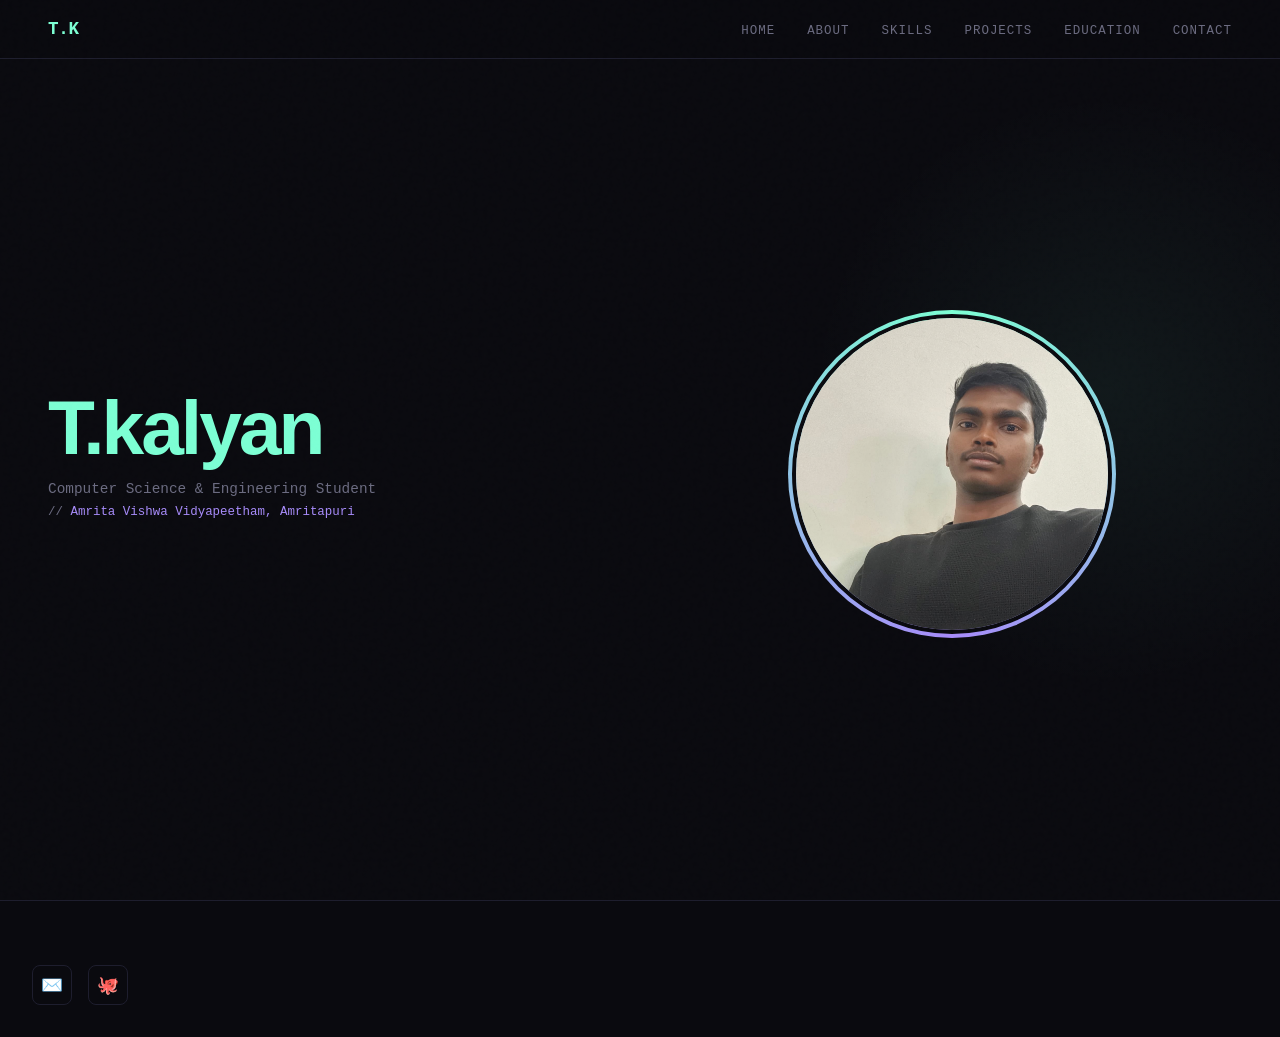
<file: index.html>
<!DOCTYPE html>
<html lang="en">
<head>
  <meta charset="UTF-8" />
  <meta name="viewport" content="width=device-width, initial-scale=1.0"/>
  <title>T.Kalyan— CSE Portfolio</title>
  
  <link rel="stylesheet" href="style.css">
</head>
<body>

 <!-- NAV -->
  <nav>
    <p class="nav-logo" >T.K</p>
    <ul class="nav-links">
      <li><a href="index.html">Home</a></li>
      <li><a href="about.html">About</a></li>
      <li><a href="skills.html">Skills</a></li>
      <li><a href="project.html">Projects</a></li>
      <li><a href="education.html">Education</a></li>
      <li><a href="contact.html">Contact</a></li>
    </ul>
  </nav>

  <!-- HERO -->
  <div class="hero">
    <div>
      <h1><span>T.kalyan</span></h1>
      <p class="hero-sub">Computer Science &amp; Engineering Student</p>
      <p class="hero-loc">// <span>Amrita Vishwa Vidyapeetham, Amritapuri</span></p>
      
    </div>
    <div class="hero-img-wrap">
      <div class="hero-img-ring">
        <img src=kalyan.jpg alt="T.Kalyan" >
      </div>
    </div>
  </div>

 

  <footer>
    <div class="socials">
        <a href="mailto:t27019919@gmail.com" title="Email">✉️</a>
        <a href="https://github.com/kalyan-hit" target="_blank" title="GitHub">🐙</a>  
    </div>
  </footer>

  
</body>
</html>
</file>
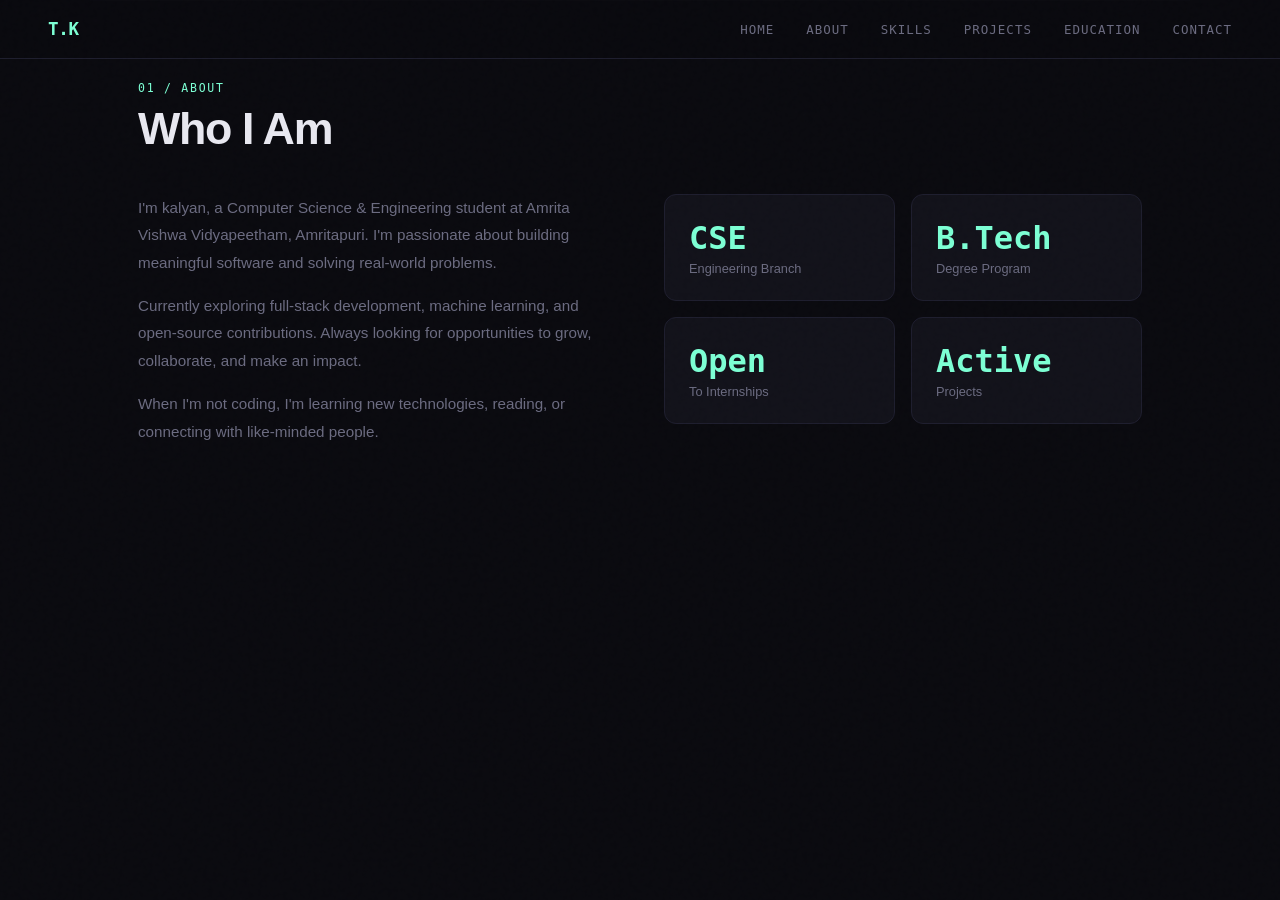
<file: about.html>
<!DOCTYPE html>
<html lang="en">
<head>
  <meta charset="UTF-8" />
  <meta name="viewport" content="width=device-width, initial-scale=1.0"/>
  <title>About</title>
  
  <link rel="stylesheet" href="style.css">
</head>
<body>

 <!-- NAV -->
  <nav>
    <p class="nav-logo" >T.K</p>
    <ul class="nav-links">
      <li><a href="index.html">Home</a></li>
      <li><a href="about.html">About</a></li>
      <li><a href="skills.html">Skills</a></li>
      <li><a href="project.html">Projects</a></li>
      <li><a href="education.html">Education</a></li>
      <li><a href="contact.html">Contact</a></li>
    </ul>
  </nav>

<!-- ABOUT -->
  <section id="about">
    <div class="section-label">01 / About</div>
    <div class="section-title">Who I Am</div>
    <div class="about-grid fade-in">
      <div class="about-text">
        <p>I'm kalyan, a Computer Science & Engineering student at Amrita Vishwa Vidyapeetham, Amritapuri. I'm passionate about building meaningful software and solving real-world problems.</p>
        <p>Currently exploring full-stack development, machine learning, and open-source contributions. Always looking for opportunities to grow, collaborate, and make an impact.</p>
        <p>When I'm not coding, I'm learning new technologies, reading, or connecting with like-minded people.</p>
      </div>
      <div class="about-stats">
        <div class="stat-card">
          <div class="stat-num">CSE</div>
          <div class="stat-label">Engineering Branch</div>
        </div>
        <div class="stat-card">
          <div class="stat-num">B.Tech</div>
          <div class="stat-label">Degree Program</div>
        </div>
        <div class="stat-card">
          <div class="stat-num">Open</div>
          <div class="stat-label">To Internships</div>
        </div>
        <div class="stat-card">
          <div class="stat-num">Active</div>
          <div class="stat-label">Projects</div>
        </div>
      </div>
    </div>
  </section>
</body>
</html>
</file>
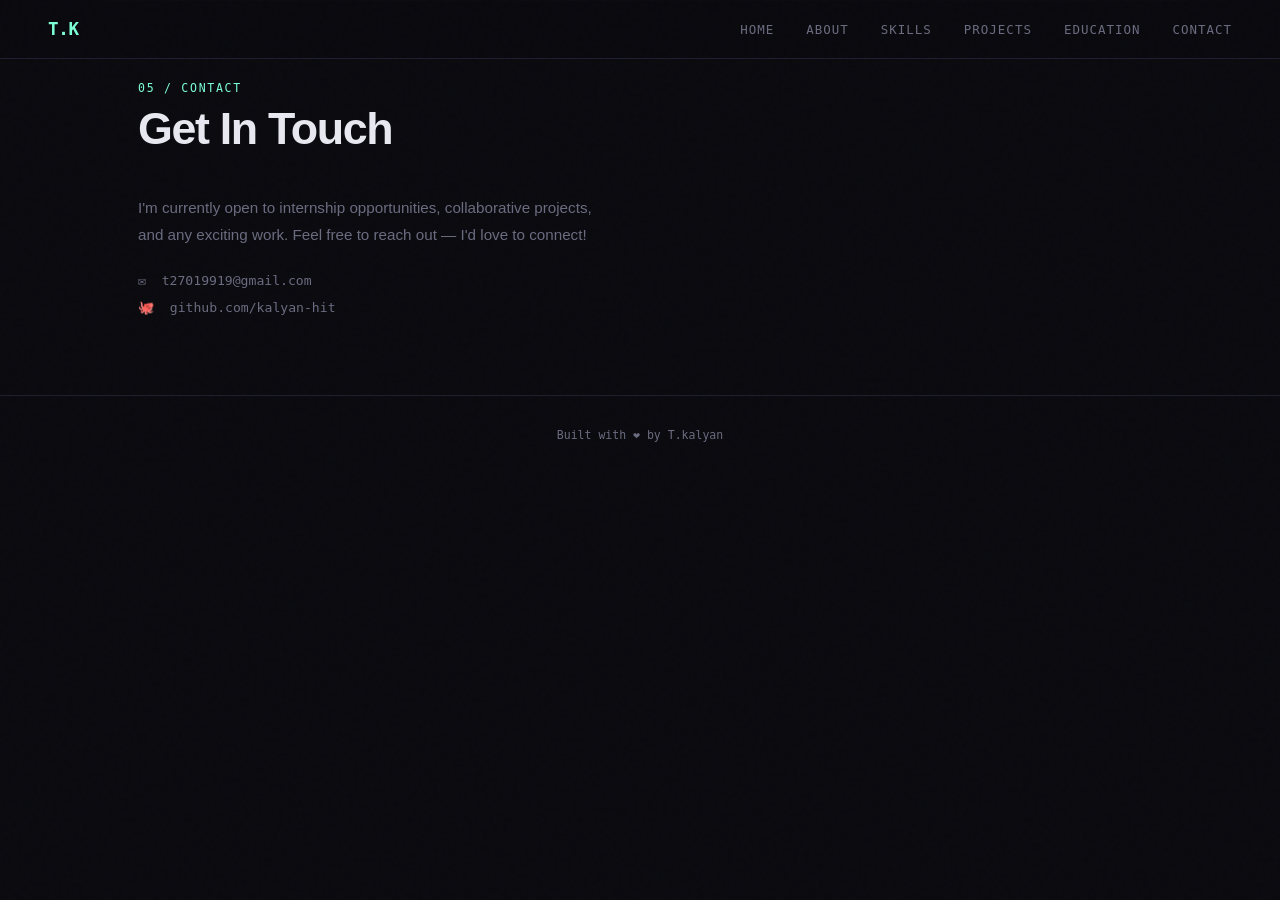
<file: contact.html>
<!DOCTYPE html>
<html lang="en">
<head>
  <meta charset="UTF-8" />
  <meta name="viewport" content="width=device-width, initial-scale=1.0"/>
  <title>Contact</title>

  <link rel="stylesheet" href="style.css">
</head>
<body>

 <!-- NAV -->
  <nav>
    <p class="nav-logo" >T.K</p>
    <ul class="nav-links">
      <li><a href="index.html">Home</a></li>
      <li><a href="about.html">About</a></li>
      <li><a href="skills.html">Skills</a></li>
      <li><a href="project.html">Projects</a></li>
      <li><a href="education.html">Education</a></li>
      <li><a href="contact.html">Contact</a></li>
    </ul>
  </nav>
<!-- CONTACT -->
  <section id="contact">
    <div class="section-label">05 / Contact</div>
    <div class="section-title">Get In Touch</div>
    <div class="contact-inner fade-in">
      <div class="contact-info">
        <p>I'm currently open to internship opportunities, collaborative projects, and any exciting work. Feel free to reach out — I'd love to connect!</p>
        <div class="contact-links">
          <a class="contact-link" href="mailto:t27019919@gmail.com">✉️ &nbsp;t27019919@gmail.com</a>
          <a class="contact-link" href="https://github.com/kalyan-hit" target="_blank">🐙 &nbsp;github.com/kalyan-hit</a>
        </div>
      </div>
      
    </div>
  </section>
  <footer> <p style="text-align: center;">Built with ❤️ by T.kalyan </p></footer>
</body>
</html>
</file>
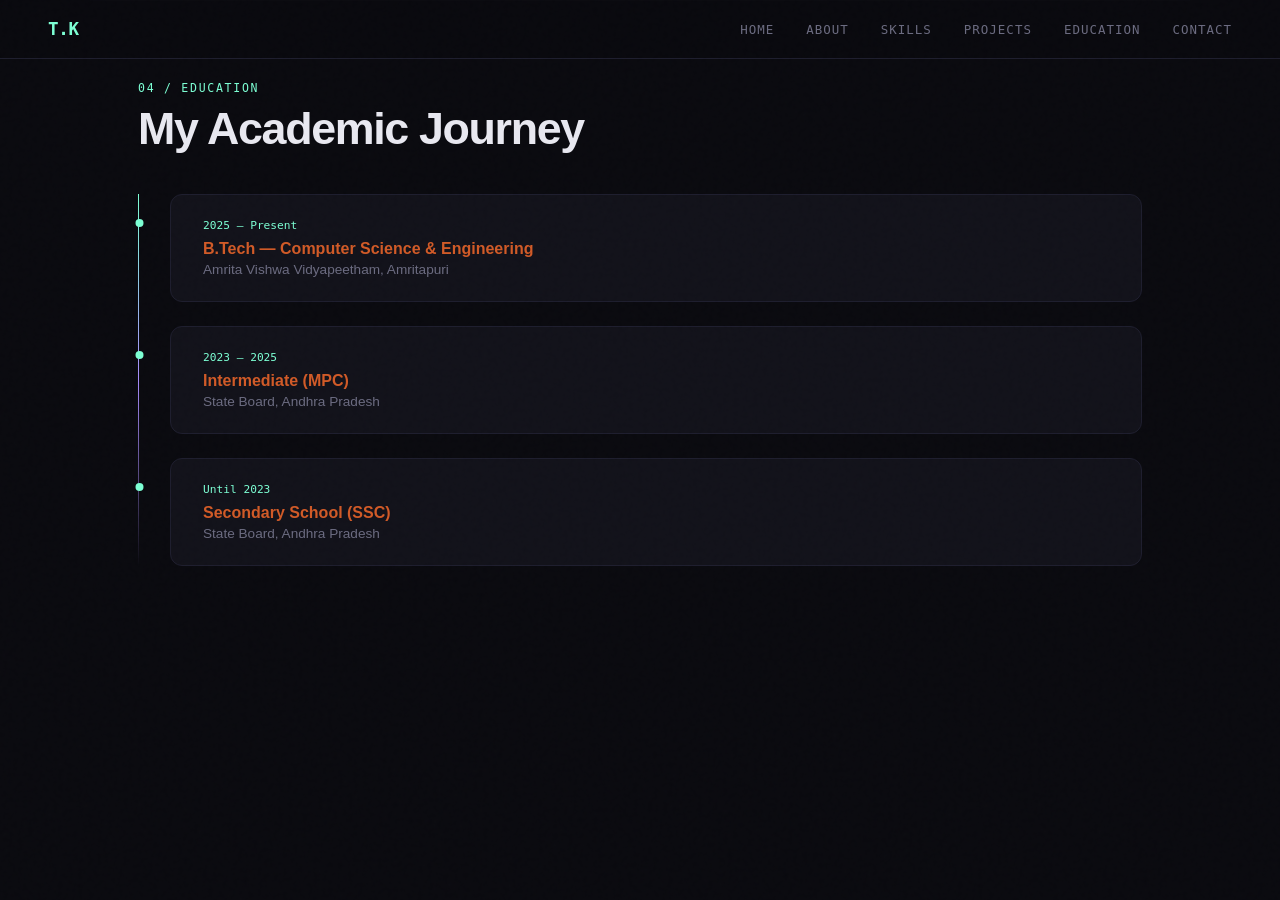
<file: education.html>
<!DOCTYPE html>
<html lang="en">
<head>
  <meta charset="UTF-8" />
  <meta name="viewport" content="width=device-width, initial-scale=1.0"/>
  <title>Education</title>
  <link rel="stylesheet" href="style.css">
</head>
<body>

  <!-- NAV -->
  <nav>
    <p class="nav-logo" >T.K</p>
    <ul class="nav-links">
      <li><a href="index.html">Home</a></li>
      <li><a href="about.html">About</a></li>
      <li><a href="skills.html">Skills</a></li>
      <li><a href="project.html">Projects</a></li>
      <li><a href="education.html">Education</a></li>
      <li><a href="contact.html">Contact</a></li>
    </ul>
  </nav>

<!-- EDUCATION -->
  <section id="education">
    <div class="section-label">04 / Education</div>
    <div class="section-title">My Academic Journey</div>
    <div class="education-timeline fade-in">
      <div class="edu-card">
        <div class="edu-year">2025 – Present</div>
        <h3>B.Tech — Computer Science & Engineering</h3>
        <p>Amrita Vishwa Vidyapeetham, Amritapuri</p>
      </div>
      <div class="edu-card">
        <div class="edu-year">2023 – 2025</div>
        <h3>Intermediate (MPC)</h3>
        <p>State Board, Andhra Pradesh</p>
      </div>
      <div class="edu-card">
        <div class="edu-year">Until 2023</div>
        <h3>Secondary School (SSC)</h3>
        <p>State Board, Andhra Pradesh</p>
      </div>
    </div>
  </section>
</body>
</html>
</file>
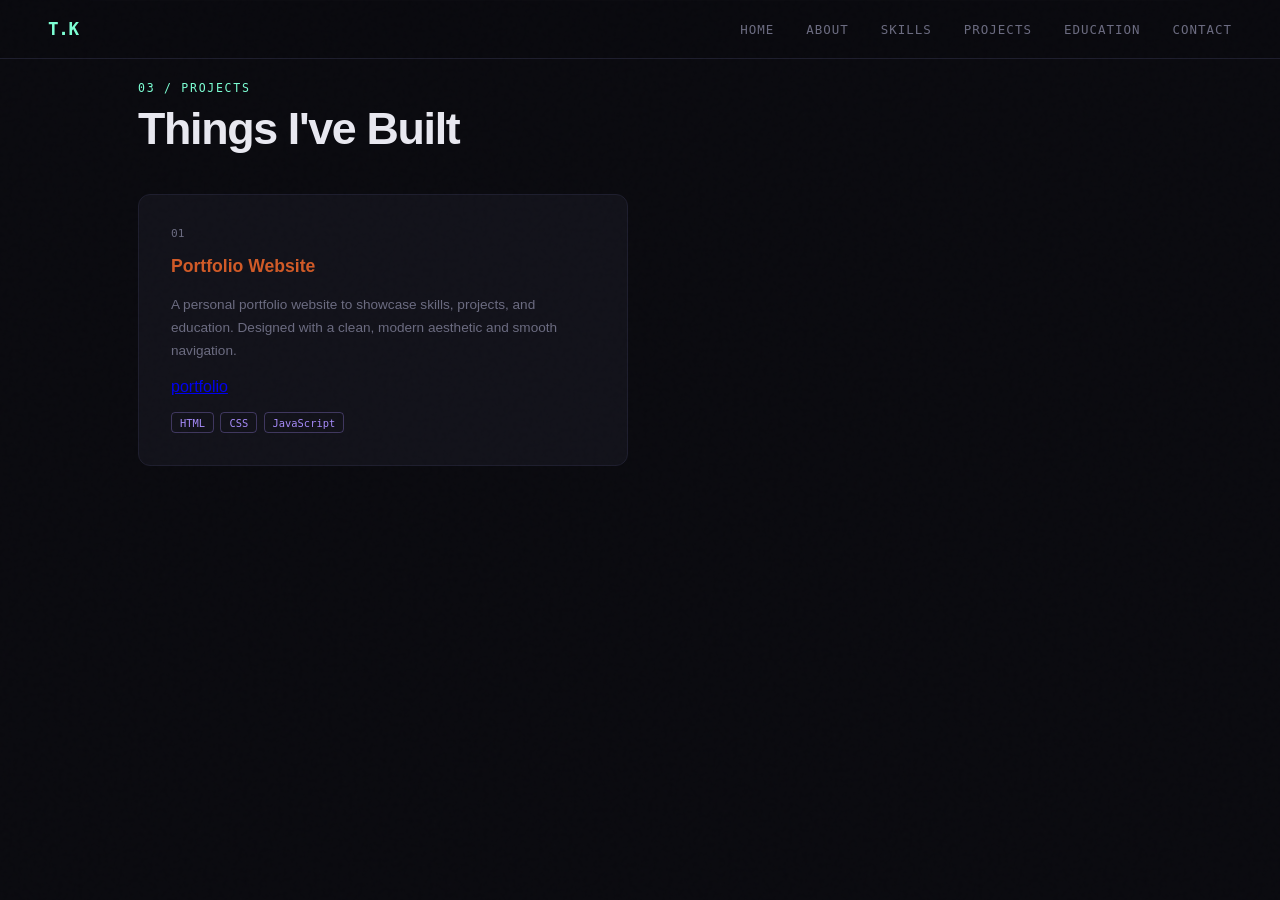
<file: project.html>
<!DOCTYPE html>
<html lang="en">
<head>
  <meta charset="UTF-8" />
  <meta name="viewport" content="width=device-width, initial-scale=1.0"/>
  <title>Project</title>
  
  <link rel="stylesheet" href="style.css">
</head>
 
 
 
<body>

  <!-- NAV -->
  <nav>
    <p class="nav-logo" >T.K</p>
    <ul class="nav-links">
      <li><a href="index.html">Home</a></li>
      <li><a href="about.html">About</a></li>
      <li><a href="skills.html">Skills</a></li>
      <li><a href="project.html">Projects</a></li>
      <li><a href="education.html">Education</a></li>
      <li><a href="contact.html">Contact</a></li>
    </ul>
  </nav>
 
 
 <!-- PROJECTS -->
  <section id="projects">
    <div class="section-label">03 / Projects</div>
    <div class="section-title">Things I've Built</div>
    <div class="projects-grid fade-in">
      <div class="project-card">
        <div class="project-num">01</div>
        <h3>Portfolio Website</h3>
        <p>A personal portfolio website to showcase skills, projects, and education. Designed with a clean, modern aesthetic and smooth navigation.</p>
        <a href=" https://kalyan-hit.github.io/my-portfolio/">portfolio</a>
        <div class="project-tags">
          <span class="project-tag">HTML</span>
          <span class="project-tag">CSS</span>
          <span class="project-tag">JavaScript</span>
        </div>
      </div>
      
    </div>
  </section>
</body>
</html>
</file>
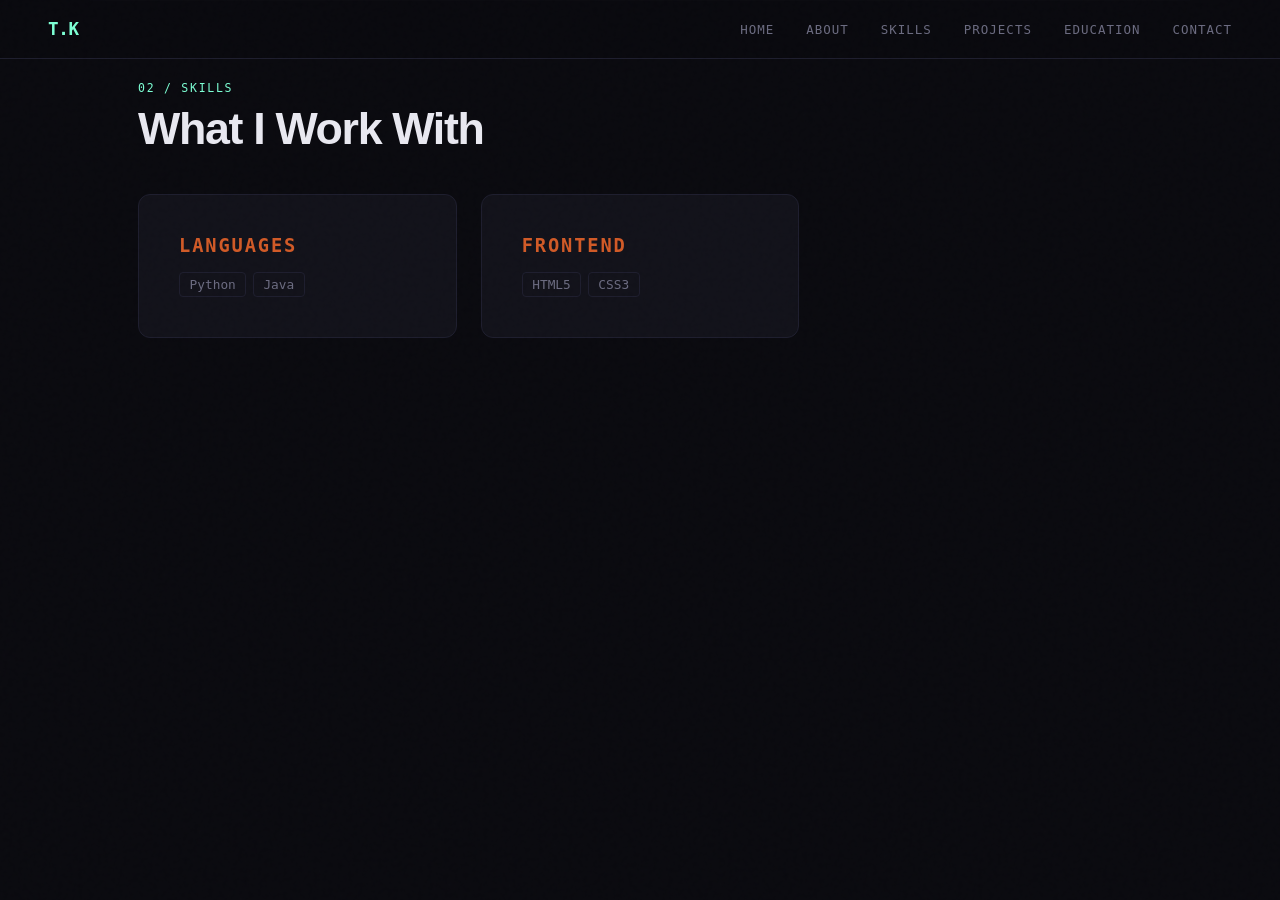
<file: skills.html>
<!DOCTYPE html>
<html lang="en">
<head>
  <meta charset="UTF-8" />
  <meta name="viewport" content="width=device-width, initial-scale=1.0"/>
  <title>Skills</title> 
  <link rel="stylesheet" href="style.css">
</head>
<body>

  <!-- NAV -->
  <nav>
    <p class="nav-logo" >T.K</p> 
    <ul class="nav-links">
      <li><a href="index.html">Home</a></li>
      <li><a href="about.html">About</a></li>
      <li><a href="skills.html">Skills</a></li>
      <li><a href="project.html">Projects</a></li>
      <li><a href="education.html">Education</a></li>
      <li><a href="contact.html">Contact</a></li>
    </ul>
  </nav>
 
 
 
 <!-- SKILLS -->
  <section id="skills">
    <div class="section-label">02 / Skills</div>
    <div class="section-title">What I Work With</div>
    <div class="skills-grid fade-in">
      <div class="skill-card">
        <h3>Languages</h3>
        <div class="skill-tags">
          <span class="tag">Python</span>
          <span class="tag">Java</span>
          
        </div>
      </div>
      <div class="skill-card">
        <h3>Frontend</h3>
        <div class="skill-tags">
          <span class="tag">HTML5</span>
          <span class="tag">CSS3</span>
        </div>
      </div>
      
    </div>
  </section>
</body>
</html>
</file>
<file: style.css>
*, *::before, *::after { box-sizing: border-box; margin: 0; padding: 0; }

    :root {
      --bg: #0a0a0f;
      --surface: #12121a;
      --border: #1e1e2e;
      --accent: #7cffd4;
      --accent2: #a78bfa;
      --accent3: #d15a27;
      --text: #e8e8f0;
      --muted: #6b6b80;
      --mono: 'Space Mono', monospace;
      --display: 'Syne', sans-serif;
    }

    html { scroll-behavior: smooth; }

    body {
      background: var(--bg);
      color: var(--text);
      font-family: var(--display);
      min-height: 100vh;
      overflow-x: hidden;
    }

    /* --- NOISE OVERLAY --- */
    body::before {
      content: '';
      position: fixed;
      inset: 0;
      background-image: url("data:image/svg+xml,%3Csvg viewBox='0 0 200 200' xmlns='http://www.w3.org/2000/svg'%3E%3Cfilter id='n'%3E%3CfeTurbulence type='fractalNoise' baseFrequency='0.9' numOctaves='4' stitchTiles='stitch'/%3E%3C/filter%3E%3Crect width='100%25' height='100%25' filter='url(%23n)' opacity='0.04'/%3E%3C/svg%3E");
      pointer-events: none;
      z-index: 999;
      opacity: 0.4;
    }

    /* --- NAV --- */
    nav {
      position: fixed;
      top: 0; left: 0; right: 0;
      z-index: 100;
      display: flex;
      align-items: center;
      justify-content: space-between;
      padding: 1.2rem 3rem;
      border-bottom: 1px solid var(--border);
      background: rgba(10, 10, 15, 0.85);
      backdrop-filter: blur(16px);
    }

    .nav-logo {
      font-family: var(--mono);
      font-weight: 700;
      font-size: 1.1rem;
      color: var(--accent);
      text-decoration: none;
      letter-spacing: -0.02em;
    }

    .nav-links {
      display: flex;
      gap: 2rem;
      list-style: none;
    }

    .nav-links a {
      font-family: var(--mono);
      font-size: 0.78rem;
      color: var(--muted);
      text-decoration: none;
      letter-spacing: 0.08em;
      text-transform: uppercase;
      transition: color 0.2s;
    }

    .nav-links a:hover { color: var(--accent); }

    /* --- HERO --- */
    .hero {
      min-height: 100vh;
      display: grid;
      grid-template-columns: 1fr 1fr;
      align-items: center;
      padding: 7rem 3rem 4rem;
      gap: 4rem;
      position: relative;
    }

    .hero::after {
      content: '';
      position: absolute;
      top: 10%; right: -10%;
      width: 600px; height: 600px;
      background: radial-gradient(circle, rgba(124,255,212,0.06) 0%, transparent 70%);
      pointer-events: none;
    }

    .badge {
      display: inline-flex;
      align-items: center;
      gap: 0.5rem;
      font-family: var(--mono);
      font-size: 0.72rem;
      color: var(--accent);
      border: 1px solid rgba(124,255,212,0.3);
      padding: 0.35rem 0.8rem;
      border-radius: 100px;
      margin-bottom: 1.5rem;
      letter-spacing: 0.06em;
    }

    .badge-dot {
      width: 6px; height: 6px;
      background: var(--accent);
      border-radius: 50%;
      animation: pulse 2s infinite;
    }

    @keyframes pulse {
      0%, 100% { opacity: 1; }
      50% { opacity: 0.3; }
    }

    .hero h1 {
      font-family: var(--display);
      font-size: clamp(3rem, 6vw, 5.5rem);
      font-weight: 800;
      line-height: 1;
      letter-spacing: -0.04em;
      margin-bottom: 1rem;
    }

    .hero h1 span { color: var(--accent); }

    .hero-sub {
      font-family: var(--mono);
      font-size: 0.9rem;
      color: var(--muted);
      margin-bottom: 0.5rem;
    }

    .hero-loc {
      font-family: var(--mono);
      font-size: 0.78rem;
      color: var(--muted);
      margin-bottom: 2.5rem;
    }

    .hero-loc span { color: var(--accent2); }

    .btn {
      display: inline-block;
      font-family: var(--mono);
      font-size: 0.8rem;
      padding: 0.75rem 1.8rem;
      border: 1px solid var(--accent);
      color: var(--accent);
      text-decoration: none;
      border-radius: 4px;
      transition: background 0.2s, color 0.2s;
      letter-spacing: 0.04em;
    }

    .btn:hover {
      background: var(--accent);
      color: var(--bg);
    }

    /* profile image */
    .hero-img-wrap {
      display: flex;
      justify-content: center;
      align-items: center;
    }

    .hero-img-ring {
      position: relative;
      width: 320px; height: 320px;
    }

    .hero-img-ring::before {
      content: '';
      position: absolute;
      inset: -4px;
      border-radius: 50%;
      background: conic-gradient(var(--accent), var(--accent2), var(--accent));
      animation: spin 8s linear infinite;
    }

    @keyframes spin { to { transform: rotate(360deg); } }

    .hero-img-ring img {
      position: relative;
      z-index: 1;
      width: 100%; height: 100%;
      object-fit: cover;
      border-radius: 50%;
      border: 4px solid var(--bg);
    }

    .socials {
      display: flex;
      gap: 1rem;
      margin-top: 2rem;
    }

    .socials a {
      width: 40px; height: 40px;
      display: flex;
      align-items: center;
      justify-content: center;
      border: 1px solid var(--border);
      border-radius: 8px;
      font-size: 1.1rem;
      text-decoration: none;
      transition: border-color 0.2s, transform 0.2s;
    }

    .socials a:hover { border-color: var(--accent); transform: translateY(-2px); }

    /* --- SECTIONS --- */
    section {
      padding: 5rem 3rem;
      border-top: 1px solid var(--border);
      max-width: 1100px;
      margin: 0 auto;
    }

    .section-label {
      font-family: var(--mono);
      font-size: 0.72rem;
      color: var(--accent);
      letter-spacing: 0.15em;
      text-transform: uppercase;
      margin-bottom: 0.5rem;
    }

    .section-title {
      font-size: clamp(1.8rem, 4vw, 2.8rem);
      font-weight: 800;
      letter-spacing: -0.03em;
      margin-bottom: 2.5rem;
    }

    /* --- ABOUT --- */
    .about-grid {
      display: grid;
      grid-template-columns: 1fr 1fr;
      gap: 3rem;
      align-items: start;
    }

    .about-text p {
      color: var(--muted);
      line-height: 1.8;
      margin-bottom: 1rem;
      font-size: 0.95rem;
    }

    .about-stats {
      display: grid;
      grid-template-columns: 1fr 1fr;
      gap: 1rem;
    }

    .stat-card {
      background: var(--surface);
      border: 1px solid var(--border);
      border-radius: 12px;
      padding: 1.5rem;
    }

    .stat-num {
      font-family: var(--mono);
      font-size: 2rem;
      font-weight: 700;
      color: var(--accent);
    }

    .stat-label {
      font-size: 0.8rem;
      color: var(--muted);
      margin-top: 0.25rem;
    }

    /* --- SKILLS --- */
    .skills-grid {
      display: grid;
      grid-template-columns: repeat(auto-fill, minmax(280px, 1fr));
      gap: 1.5rem;
    }

    .skill-card {
      background: var(--surface);
      border: 1px solid var(--border);
      border-radius: 12px;
      padding: 2.5rem;
      transition: border-color 0.2s, transform 0.2s;
    }

    .skill-card:hover {
      border-color: var(--accent);
      transform: translateY(-3px);
    }

    .skill-card h3 {
      font-family: var(--mono);
      color: var(--accent3);
      letter-spacing: 0.1em;
      text-transform: uppercase;
      margin-bottom: 1rem;
    }

    .skill-tags {
      display: flex;
      flex-wrap: wrap;
      gap: 0.4rem;
    }

    .tag {
      font-family: var(--mono);
      font-size: 0.8rem;
      color: var(--muted);
      border: 1px solid var(--border);
      padding: 0.25rem 0.6rem;
      border-radius: 4px;
      transition: color 0.2s, border-color 0.2s;
    }

    .tag:hover { color: var(--text); border-color: var(--muted); }

    /* --- PROJECTS --- */
    .projects-grid {
      display: grid;
      grid-template-columns: repeat(auto-fill, minmax(320px, 1fr));
      gap: 1.5rem;
    }

    .project-card {
      background: var(--surface);
      border: 1px solid var(--border);
      border-radius: 12px;
      padding: 2rem;
      display: flex;
      flex-direction: column;
      gap: 1rem;
      transition: border-color 0.2s, transform 0.2s;
    }

    .project-card:hover {
      border-color: var(--accent2);
      transform: translateY(-3px);
    }

    .project-num {
      font-family: var(--mono);
      font-size: 0.7rem;
      color: var(--muted);
    }

    .project-card h3 {
      color: var(--accent3);
      font-size: 1.1rem;
      font-weight: 700;
    }

    .project-card p {
      font-size: 0.85rem;
      color: var(--muted);
      line-height: 1.7;
      flex: 1;
    }

    .project-tags {
      display: flex;
      flex-wrap: wrap;
      gap: 0.4rem;
    }

    .project-tag {
      font-family: var(--mono);
      font-size: 0.65rem;
      color: var(--accent2);
      border: 1px solid rgba(167,139,250,0.3);
      padding: 0.2rem 0.5rem;
      border-radius: 4px;
    }

    /* --- EDUCATION --- */
    .education-timeline {
      display: flex;
      flex-direction: column;
      gap: 1.5rem;
      position: relative;
      padding-left: 2rem;
    }

    .education-timeline::before {
      content: '';
      position: absolute;
      left: 0; top: 0; bottom: 0;
      width: 1px;
      background: linear-gradient(to bottom, var(--accent), var(--accent2), transparent);
    }

    .edu-card {
      background: var(--surface);
      border: 1px solid var(--border);
      border-radius: 12px;
      padding: 1.5rem 2rem;
      position: relative;
    }

    .edu-card::before {
      content: '';
      position: absolute;
      left: -2rem;
      top: 1.5rem;
      width: 8px; height: 8px;
      background: var(--accent);
      border-radius: 50%;
      transform: translateX(-3.5px);
    }

    .edu-year {
      font-family: var(--mono);
      font-size: 0.7rem;
      color: var(--accent);
      margin-bottom: 0.5rem;
    }

    .edu-card h3 {
      color: var(--accent3);
      font-size: 1rem;
      font-weight: 700;
      margin-bottom: 0.25rem;
    }

    .edu-card p {
      font-size: 0.85rem;
      color: var(--muted);
    }

    /* --- CONTACT --- */
    .contact-inner {
      display: grid;
      grid-template-columns: 1fr 1fr;
      gap: 4rem;
      align-items: start;
    }

    .contact-info p {
      color: var(--muted);
      line-height: 1.8;
      margin-bottom: 1.5rem;
      font-size: 0.95rem;
    }

    .contact-links {
      display: flex;
      flex-direction: column;
      gap: 0.75rem;
    }

    .contact-link {
      display: flex;
      align-items: center;
      gap: 0.75rem;
      font-family: var(--mono);
      font-size: 0.82rem;
      color: var(--muted);
      text-decoration: none;
      transition: color 0.2s;
    }

    .contact-link:hover { color: var(--accent); }

    .contact-form {
      display: flex;
      flex-direction: column;
      gap: 1rem;
    }

    .contact-form input,
    .contact-form textarea {
      background: var(--surface);
      border: 1px solid var(--border);
      border-radius: 8px;
      padding: 0.85rem 1rem;
      color: var(--text);
      font-family: var(--mono);
      font-size: 0.82rem;
      outline: none;
      transition: border-color 0.2s;
      resize: none;
    }

    .contact-form input:focus,
    .contact-form textarea:focus { border-color: var(--accent); }

    .contact-form textarea { height: 130px; }

    .contact-form button {
      font-family: var(--mono);
      font-size: 0.82rem;
      padding: 0.85rem;
      background: transparent;
      border: 1px solid var(--accent);
      color: var(--accent);
      border-radius: 8px;
      cursor: pointer;
      transition: background 0.2s, color 0.2s;
      letter-spacing: 0.06em;
    }

    .contact-form button:hover {
      background: var(--accent);
      color: var(--bg);
    }

    /* --- FOOTER --- */
    footer {
      text-align: center;
      padding: 2rem;
      border-top: 1px solid var(--border);
      font-family: var(--mono);
      font-size: 0.72rem;
      color: var(--muted);
    }

   

    /* --- RESPONSIVE --- */
    @media (max-width: 768px) {
      nav { padding: 1rem 1.5rem; }
      .nav-links { display: none; }
      .hero { grid-template-columns: 1fr; padding: 7rem 1.5rem 3rem; text-align: center; }
      .hero-img-wrap { order: -1; }
      .hero-img-ring { width: 200px; height: 200px; }
      .socials { justify-content: center; }
      section { padding: 3rem 1.5rem; }
      .about-grid, .contact-inner { grid-template-columns: 1fr; }
    }
</file>
